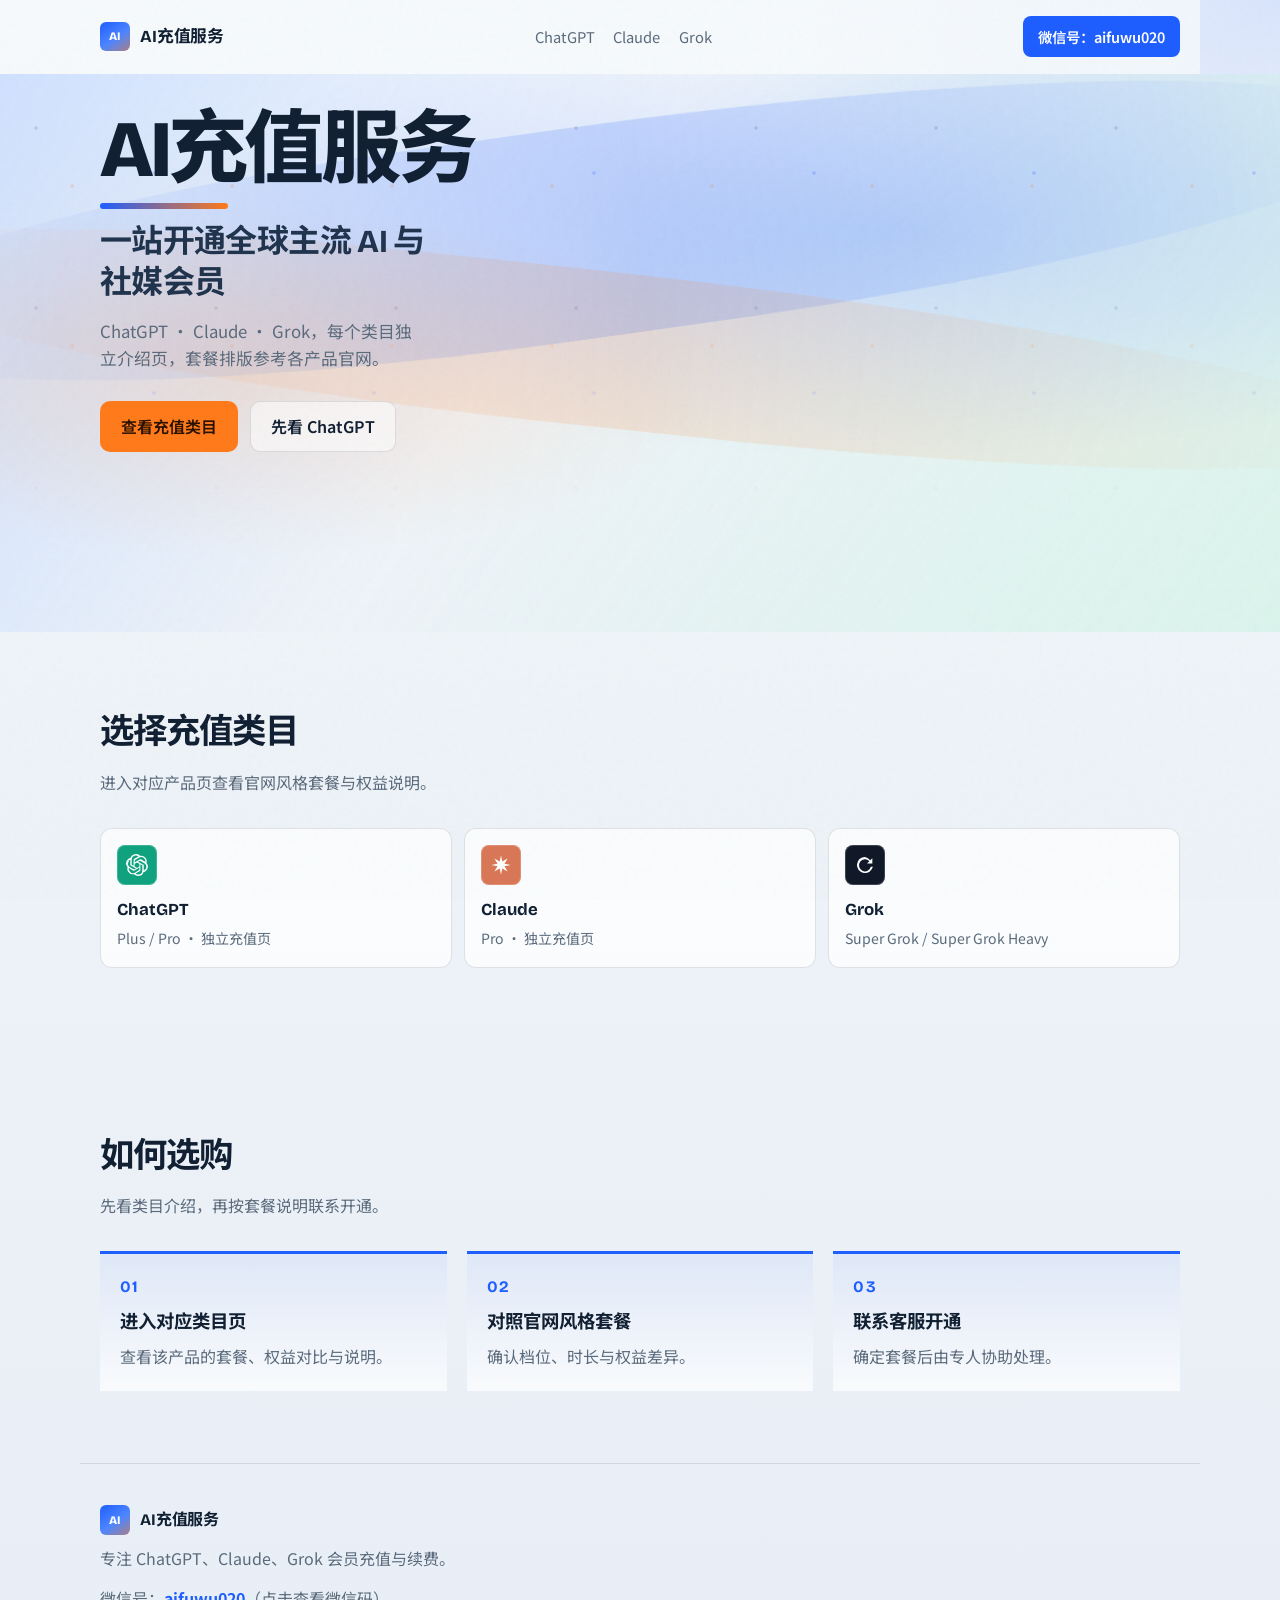
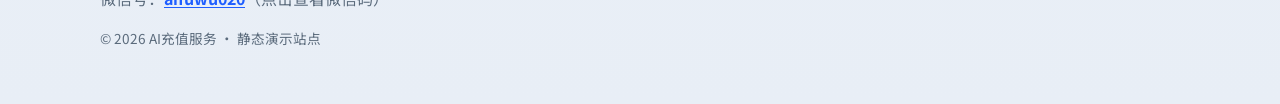
<file: index.html>
<!DOCTYPE html>
<html lang="zh-CN">
<head>
  <meta charset="UTF-8" />
  <meta name="viewport" content="width=device-width, initial-scale=1.0" />
  <meta name="description" content="AI充值服务 — ChatGPT、Claude、Grok 会员一站开通" />
  <title>AI充值服务</title>
  <link rel="preconnect" href="https://fonts.googleapis.com" />
  <link rel="preconnect" href="https://fonts.gstatic.com" crossorigin />
  <link href="https://fonts.googleapis.com/css2?family=Bricolage+Grotesque:opsz,wght@12..96,500;12..96,700;12..96,800&family=Noto+Sans+SC:wght@400;500;700&display=swap" rel="stylesheet" />
  <link rel="stylesheet" href="css/styles.css" />
</head>
<body>
  <div class="grain" aria-hidden="true"></div>

  <header class="site-header">
    <a class="logo" href="#top" aria-label="AI充值服务首页">
      <span class="logo-mark" aria-hidden="true"></span>
      <span class="logo-text">AI充值服务</span>
    </a>
    <nav class="nav" aria-label="充值类目">
      <a href="products/chatgpt.html">ChatGPT</a>
      <a href="products/claude.html">Claude</a>
      <a href="products/grok.html">Grok</a>
    </nav>
    <button type="button" class="header-cta" data-wechat>微信号：aifuwu020</button>
  </header>

  <main id="top">
    <section class="hero" aria-labelledby="hero-brand">
      <div class="hero-visual" aria-hidden="true">
        <div class="hero-wash"></div>
        <div class="hero-band hero-band-a"></div>
        <div class="hero-band hero-band-b"></div>
        <div class="hero-speck"></div>
      </div>
      <div class="hero-content">
        <p class="brand" id="hero-brand">AI充值服务</p>
        <h1>一站开通全球主流 AI 与社媒会员</h1>
        <p class="hero-lead">ChatGPT · Claude · Grok，每个类目独立介绍页，套餐排版参考各产品官网。</p>
        <div class="hero-actions">
          <a class="btn btn-primary" href="#products">查看充值类目</a>
          <a class="btn btn-ghost" href="products/chatgpt.html">先看 ChatGPT</a>
        </div>
      </div>
    </section>

    <section class="section products" id="products" aria-labelledby="products-title">
      <div class="section-head">
        <h2 id="products-title">选择充值类目</h2>
        <p>进入对应产品页查看官网风格套餐与权益说明。</p>
      </div>
      <div class="product-rail" role="list">
        <a class="product-item" role="listitem" href="products/chatgpt.html">
          <span class="product-icon chatgpt" aria-hidden="true"></span>
          <span class="product-name">ChatGPT</span>
          <span class="product-desc">Plus / Pro · 独立充值页</span>
        </a>
        <a class="product-item" role="listitem" href="products/claude.html">
          <span class="product-icon claude" aria-hidden="true"></span>
          <span class="product-name">Claude</span>
          <span class="product-desc">Pro · 独立充值页</span>
        </a>
        <a class="product-item" role="listitem" href="products/grok.html">
          <span class="product-icon grok" aria-hidden="true"></span>
          <span class="product-name">Grok</span>
          <span class="product-desc">Super Grok / Super Grok Heavy</span>
        </a>
      </div>
    </section>

    <section class="section flow" id="flow" aria-labelledby="flow-title">
      <div class="section-head">
        <h2 id="flow-title">如何选购</h2>
        <p>先看类目介绍，再按套餐说明联系开通。</p>
      </div>
      <ol class="flow-steps">
        <li>
          <span class="step-index">01</span>
          <h3>进入对应类目页</h3>
          <p>查看该产品的套餐、权益对比与说明。</p>
        </li>
        <li>
          <span class="step-index">02</span>
          <h3>对照官网风格套餐</h3>
          <p>确认档位、时长与权益差异。</p>
        </li>
        <li>
          <span class="step-index">03</span>
          <h3>联系客服开通</h3>
          <p>确定套餐后由专人协助处理。</p>
        </li>
      </ol>
    </section>
  </main>

  <footer class="site-footer">
    <div class="footer-brand">
      <span class="logo-mark" aria-hidden="true"></span>
      <span>AI充值服务</span>
    </div>
    <p>专注 ChatGPT、Claude、Grok 会员充值与续费。</p>
    <p class="footer-wechat">微信号：<button type="button" class="wechat-link" data-wechat>aifuwu020</button>（点击查看微信码）</p>
    <p class="footer-copy">© <span id="year"></span> AI充值服务 · 静态演示站点</p>
  </footer>

  <script src="js/main.js"></script>
</body>
</html>
</file>
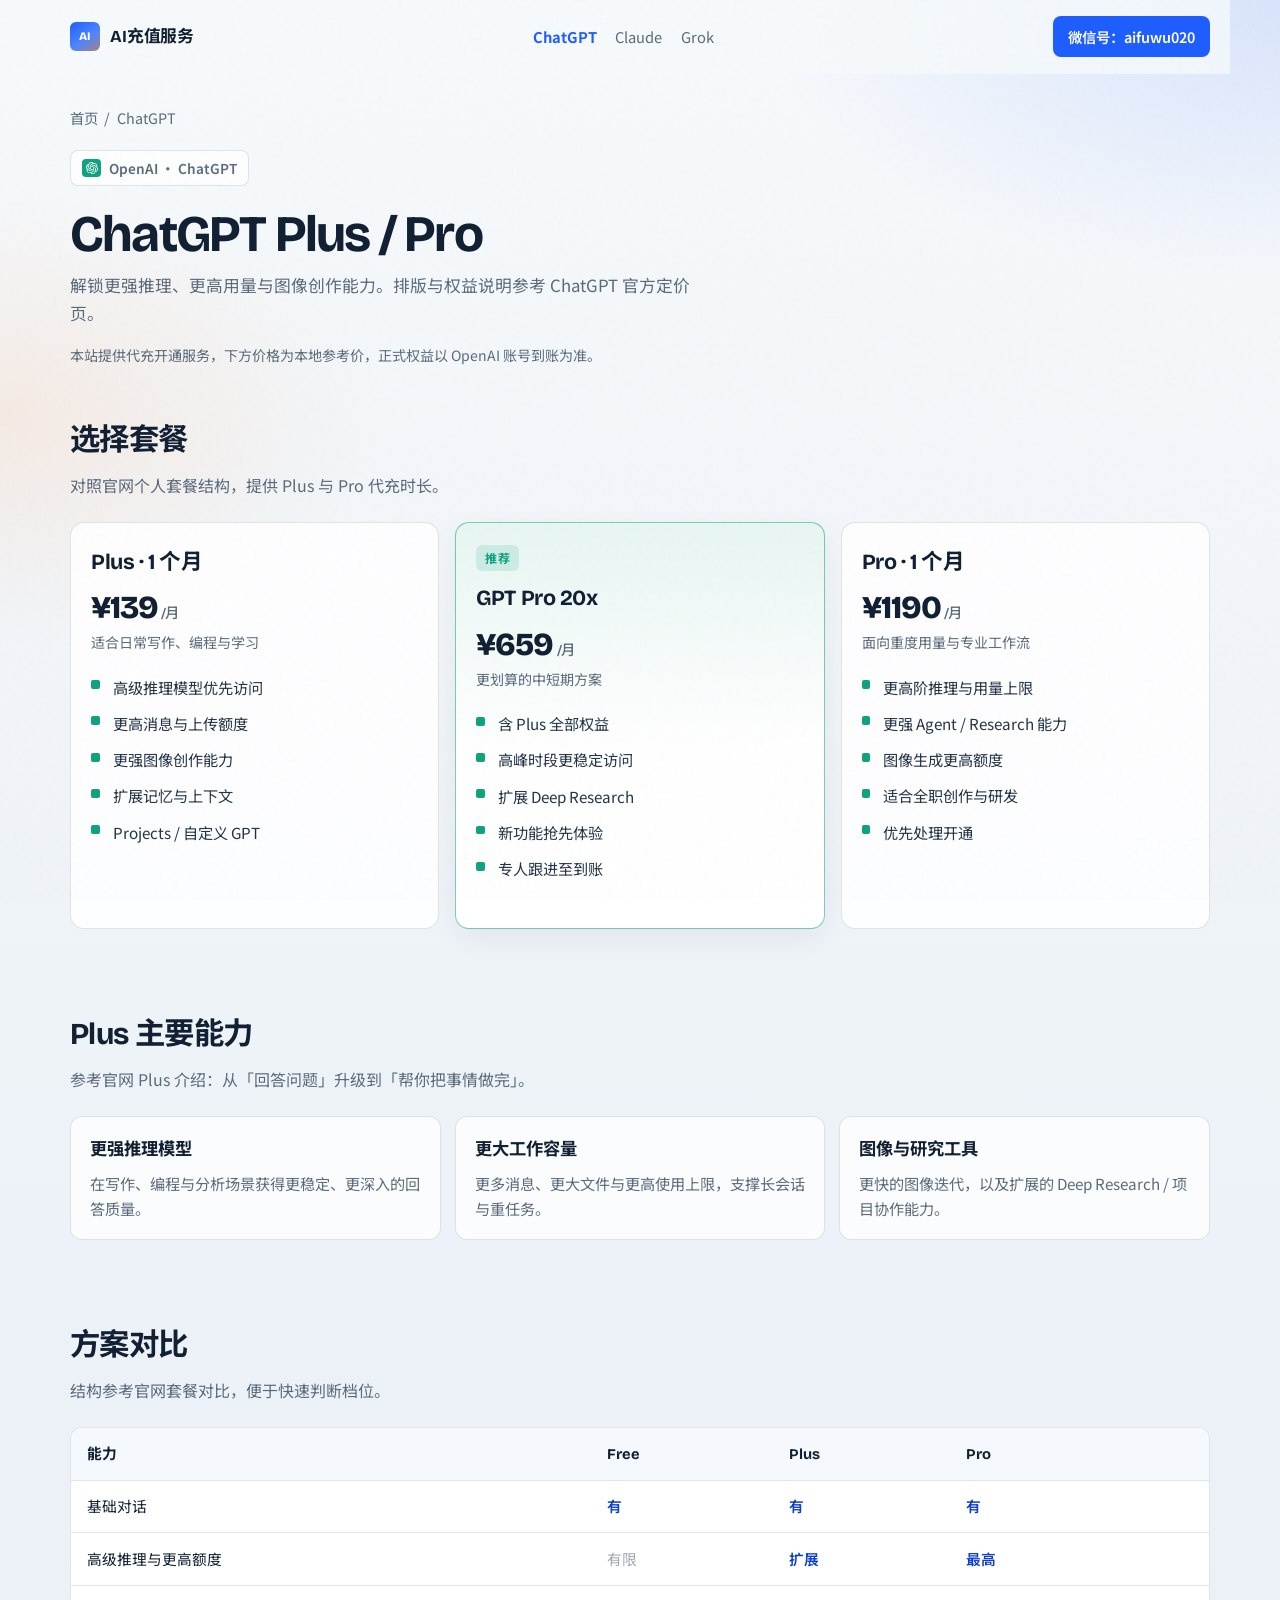
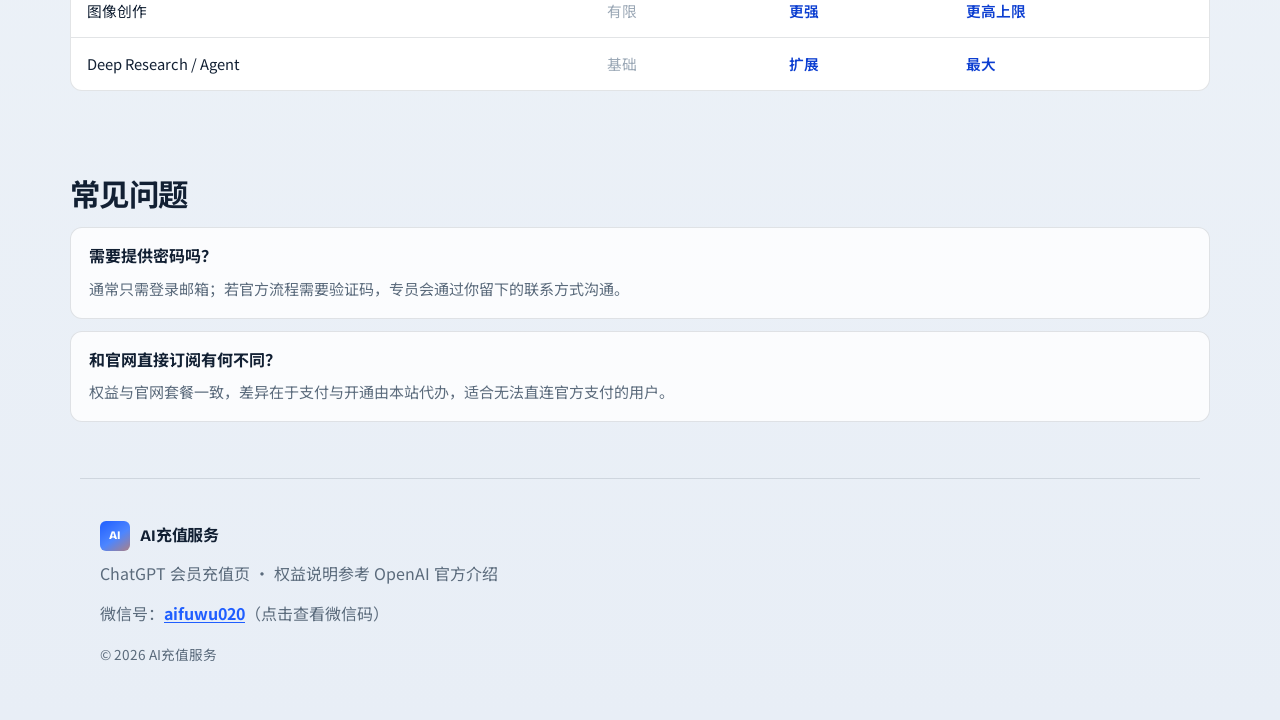
<file: products/chatgpt.html>
<!DOCTYPE html>
<html lang="zh-CN">
<head>
  <meta charset="UTF-8" />
  <meta name="viewport" content="width=device-width, initial-scale=1.0" />
  <meta name="description" content="ChatGPT Plus / Pro 会员充值 — AI充值服务" />
  <title>ChatGPT 会员充值 · AI充值服务</title>
  <link rel="preconnect" href="https://fonts.googleapis.com" />
  <link rel="preconnect" href="https://fonts.gstatic.com" crossorigin />
  <link href="https://fonts.googleapis.com/css2?family=Bricolage+Grotesque:opsz,wght@12..96,500;12..96,700;12..96,800&family=Noto+Sans+SC:wght@400;500;700&display=swap" rel="stylesheet" />
  <link rel="stylesheet" href="../css/styles.css" />
  <link rel="stylesheet" href="../css/product.css" />
</head>
<body class="page-product theme-chatgpt">
  <div class="grain" aria-hidden="true"></div>

  <header class="site-header">
    <a class="logo" href="../index.html" aria-label="AI充值服务首页">
      <span class="logo-mark" aria-hidden="true"></span>
      <span class="logo-text">AI充值服务</span>
    </a>
    <nav class="nav" aria-label="充值类目">
      <a href="chatgpt.html" class="is-active">ChatGPT</a>
      <a href="claude.html">Claude</a>
      <a href="grok.html">Grok</a>
    </nav>
    <button type="button" class="header-cta" data-wechat>微信号：aifuwu020</button>
  </header>

  <main>
    <section class="product-hero">
      <nav class="crumb" aria-label="面包屑">
        <a href="../index.html">首页</a>
        <span>/</span>
        <span>ChatGPT</span>
      </nav>
      <div class="product-hero-top">
        <span class="product-badge"><span class="dot" aria-hidden="true"></span>OpenAI · ChatGPT</span>
        <div>
          <h1>ChatGPT Plus / Pro</h1>
          <p class="lead">解锁更强推理、更高用量与图像创作能力。排版与权益说明参考 <a href="https://chatgpt.com/pricing/" target="_blank" rel="noopener noreferrer">ChatGPT 官方定价页</a>。</p>
          <p class="product-hero-note">本站提供代充开通服务，下方价格为本地参考价，正式权益以 OpenAI 账号到账为准。</p>
        </div>
      </div>
    </section>

    <section class="section-narrow" id="plans" aria-labelledby="plans-title">
      <h2 class="section-title" id="plans-title">选择套餐</h2>
      <p class="section-desc">对照官网个人套餐结构，提供 Plus 与 Pro 代充时长。</p>
      <div class="plan-grid">
        <article class="plan-card">
          <h3>Plus · 1 个月</h3>
          <p class="plan-price">¥139<small>/月</small></p>
          <p class="plan-sub">适合日常写作、编程与学习</p>
          <ul>
            <li>高级推理模型优先访问</li>
            <li>更高消息与上传额度</li>
            <li>更强图像创作能力</li>
            <li>扩展记忆与上下文</li>
            <li>Projects / 自定义 GPT</li>
          </ul>
        </article>
        <article class="plan-card is-featured">
          <span class="plan-card-tag">推荐</span>
          <h3>GPT Pro 20x</h3>
          <p class="plan-price">¥659<small>/月</small></p>
          <p class="plan-sub">更划算的中短期方案</p>
          <ul>
            <li>含 Plus 全部权益</li>
            <li>高峰时段更稳定访问</li>
            <li>扩展 Deep Research</li>
            <li>新功能抢先体验</li>
            <li>专人跟进至到账</li>
          </ul>
        </article>
        <article class="plan-card">
          <h3>Pro · 1 个月</h3>
          <p class="plan-price">¥1190<small>/月</small></p>
          <p class="plan-sub">面向重度用量与专业工作流</p>
          <ul>
            <li>更高阶推理与用量上限</li>
            <li>更强 Agent / Research 能力</li>
            <li>图像生成更高额度</li>
            <li>适合全职创作与研发</li>
            <li>优先处理开通</li>
          </ul>
        </article>
      </div>
    </section>

    <section class="section-narrow" aria-labelledby="feat-title">
      <h2 class="section-title" id="feat-title">Plus 主要能力</h2>
      <p class="section-desc">参考官网 Plus 介绍：从「回答问题」升级到「帮你把事情做完」。</p>
      <div class="feature-blocks">
        <article class="feature-block">
          <h3>更强推理模型</h3>
          <p>在写作、编程与分析场景获得更稳定、更深入的回答质量。</p>
        </article>
        <article class="feature-block">
          <h3>更大工作容量</h3>
          <p>更多消息、更大文件与更高使用上限，支撑长会话与重任务。</p>
        </article>
        <article class="feature-block">
          <h3>图像与研究工具</h3>
          <p>更快的图像迭代，以及扩展的 Deep Research / 项目协作能力。</p>
        </article>
      </div>
    </section>

    <section class="section-narrow" aria-labelledby="compare-title">
      <h2 class="section-title" id="compare-title">方案对比</h2>
      <p class="section-desc">结构参考官网套餐对比，便于快速判断档位。</p>
      <div class="compare-table-wrap">
        <table class="compare-table">
          <thead>
            <tr>
              <th>能力</th>
              <th>Free</th>
              <th>Plus</th>
              <th>Pro</th>
            </tr>
          </thead>
          <tbody>
            <tr>
              <td>基础对话</td>
              <td class="yes">有</td>
              <td class="yes">有</td>
              <td class="yes">有</td>
            </tr>
            <tr>
              <td>高级推理与更高额度</td>
              <td class="no">有限</td>
              <td class="yes">扩展</td>
              <td class="yes">最高</td>
            </tr>
            <tr>
              <td>图像创作</td>
              <td class="no">有限</td>
              <td class="yes">更强</td>
              <td class="yes">更高上限</td>
            </tr>
            <tr>
              <td>Deep Research / Agent</td>
              <td class="no">基础</td>
              <td class="yes">扩展</td>
              <td class="yes">最大</td>
            </tr>
          </tbody>
        </table>
      </div>
    </section>

    <section class="section-narrow" aria-labelledby="faq-title">
      <h2 class="section-title" id="faq-title">常见问题</h2>
      <div class="faq-list">
        <article class="faq-item">
          <h3>需要提供密码吗？</h3>
          <p>通常只需登录邮箱；若官方流程需要验证码，专员会通过你留下的联系方式沟通。</p>
        </article>
        <article class="faq-item">
          <h3>和官网直接订阅有何不同？</h3>
          <p>权益与官网套餐一致，差异在于支付与开通由本站代办，适合无法直连官方支付的用户。</p>
        </article>
      </div>
    </section>
  </main>

  <footer class="site-footer">
    <div class="footer-brand">
      <span class="logo-mark" aria-hidden="true"></span>
      <span>AI充值服务</span>
    </div>
    <p>ChatGPT 会员充值页 · 权益说明参考 OpenAI 官方介绍</p>
    <p class="footer-wechat">微信号：<button type="button" class="wechat-link" data-wechat>aifuwu020</button>（点击查看微信码）</p>
    <p class="footer-copy">© <span id="year"></span> AI充值服务</p>
  </footer>

  <script src="../js/main.js"></script>
</body>
</html>
</file>
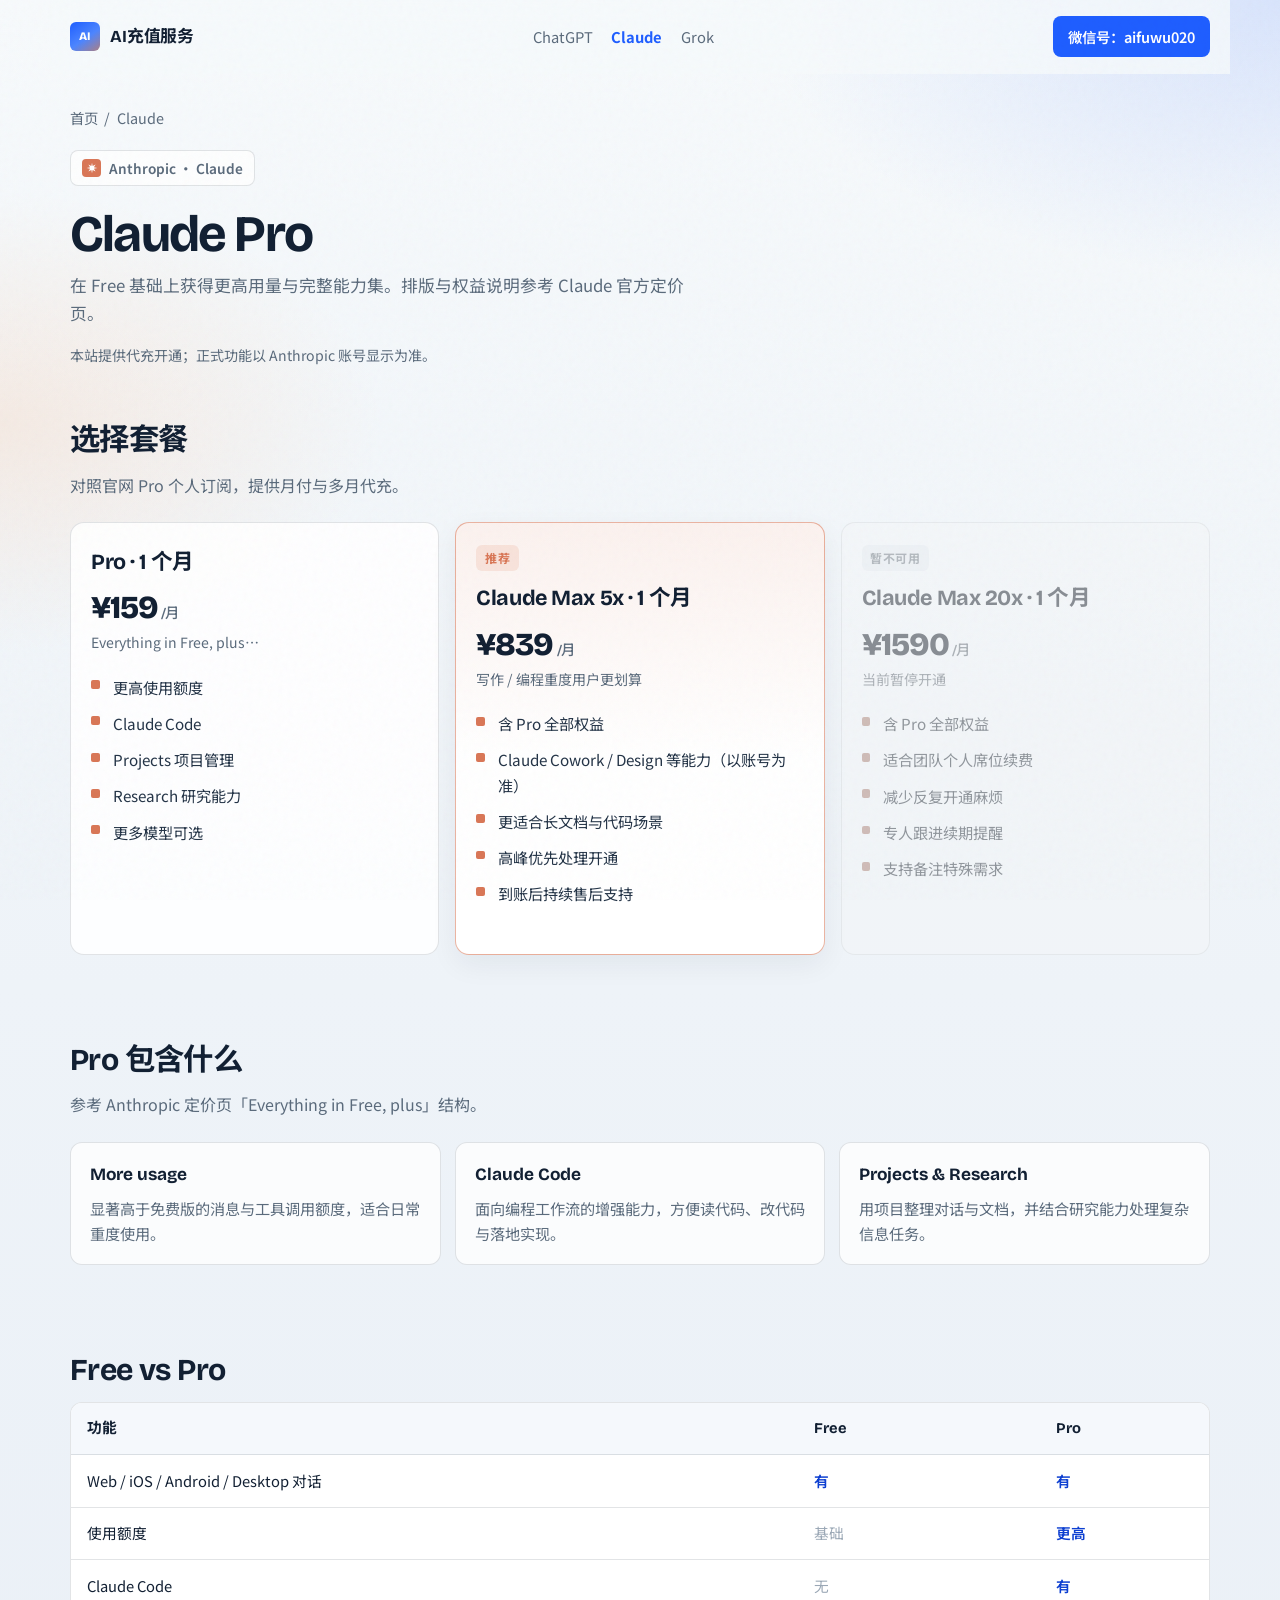
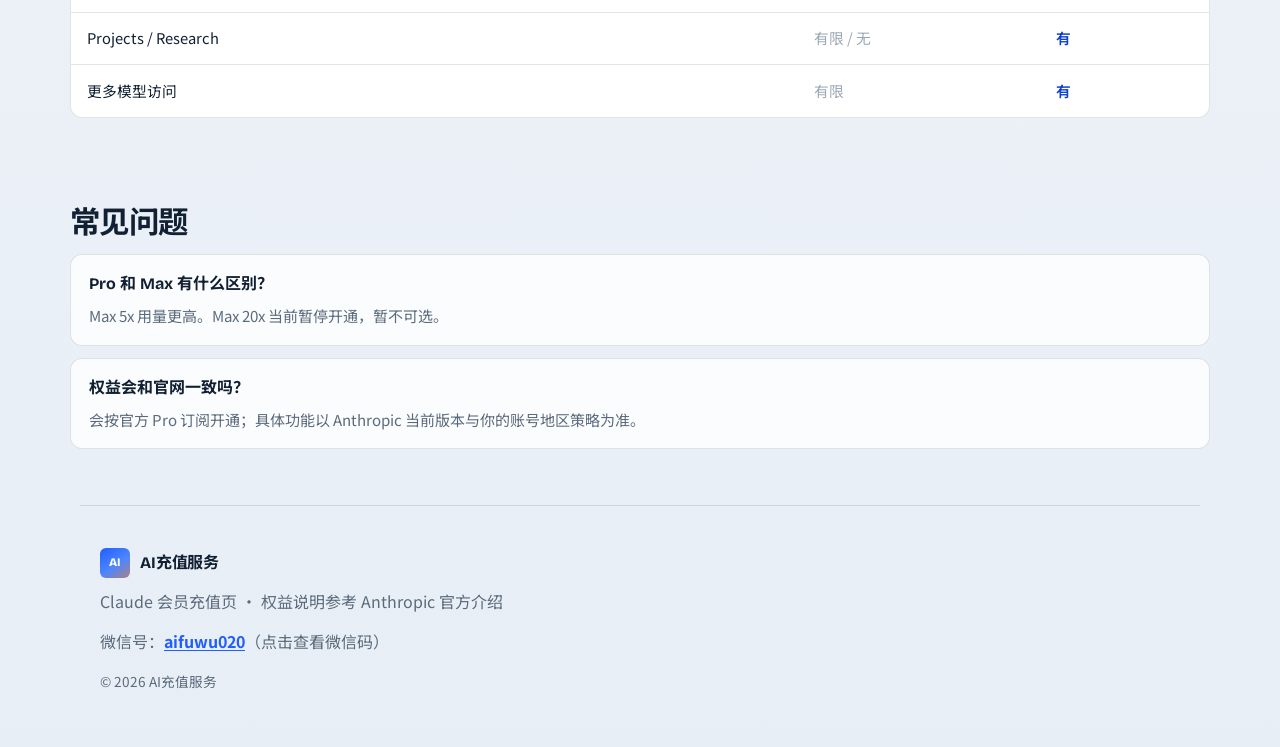
<file: products/claude.html>
<!DOCTYPE html>
<html lang="zh-CN">
<head>
  <meta charset="UTF-8" />
  <meta name="viewport" content="width=device-width, initial-scale=1.0" />
  <meta name="description" content="Claude Pro 会员充值 — AI充值服务" />
  <title>Claude 会员充值 · AI充值服务</title>
  <link rel="preconnect" href="https://fonts.googleapis.com" />
  <link rel="preconnect" href="https://fonts.gstatic.com" crossorigin />
  <link href="https://fonts.googleapis.com/css2?family=Bricolage+Grotesque:opsz,wght@12..96,500;12..96,700;12..96,800&family=Noto+Sans+SC:wght@400;500;700&display=swap" rel="stylesheet" />
  <link rel="stylesheet" href="../css/styles.css" />
  <link rel="stylesheet" href="../css/product.css" />
</head>
<body class="page-product theme-claude">
  <div class="grain" aria-hidden="true"></div>

  <header class="site-header">
    <a class="logo" href="../index.html" aria-label="AI充值服务首页">
      <span class="logo-mark" aria-hidden="true"></span>
      <span class="logo-text">AI充值服务</span>
    </a>
    <nav class="nav" aria-label="充值类目">
      <a href="chatgpt.html">ChatGPT</a>
      <a href="claude.html" class="is-active">Claude</a>
      <a href="grok.html">Grok</a>
    </nav>
    <button type="button" class="header-cta" data-wechat>微信号：aifuwu020</button>
  </header>

  <main>
    <section class="product-hero">
      <nav class="crumb" aria-label="面包屑">
        <a href="../index.html">首页</a>
        <span>/</span>
        <span>Claude</span>
      </nav>
      <div class="product-hero-top">
        <span class="product-badge"><span class="dot" aria-hidden="true"></span>Anthropic · Claude</span>
        <div>
          <h1>Claude Pro</h1>
          <p class="lead">在 Free 基础上获得更高用量与完整能力集。排版与权益说明参考 <a href="https://claude.com/pricing/" target="_blank" rel="noopener noreferrer">Claude 官方定价页</a>。</p>
          <p class="product-hero-note">本站提供代充开通；正式功能以 Anthropic 账号显示为准。</p>
        </div>
      </div>
    </section>

    <section class="section-narrow" id="plans" aria-labelledby="plans-title">
      <h2 class="section-title" id="plans-title">选择套餐</h2>
      <p class="section-desc">对照官网 Pro 个人订阅，提供月付与多月代充。</p>
      <div class="plan-grid">
        <article class="plan-card">
          <h3>Pro · 1 个月</h3>
          <p class="plan-price">¥159<small>/月</small></p>
          <p class="plan-sub">Everything in Free, plus…</p>
          <ul>
            <li>更高使用额度</li>
            <li>Claude Code</li>
            <li>Projects 项目管理</li>
            <li>Research 研究能力</li>
            <li>更多模型可选</li>
          </ul>
        </article>
        <article class="plan-card is-featured">
          <span class="plan-card-tag">推荐</span>
          <h3>Claude Max 5x · 1 个月</h3>
          <p class="plan-price">¥839<small>/月</small></p>
          <p class="plan-sub">写作 / 编程重度用户更划算</p>
          <ul>
            <li>含 Pro 全部权益</li>
            <li>Claude Cowork / Design 等能力（以账号为准）</li>
            <li>更适合长文档与代码场景</li>
            <li>高峰优先处理开通</li>
            <li>到账后持续售后支持</li>
          </ul>
        </article>
        <article class="plan-card is-disabled" aria-disabled="true">
          <span class="plan-card-tag">暂不可用</span>
          <h3>Claude Max 20x · 1 个月</h3>
          <p class="plan-price">¥1590<small>/月</small></p>
          <p class="plan-sub">当前暂停开通</p>
          <ul>
            <li>含 Pro 全部权益</li>
            <li>适合团队个人席位续费</li>
            <li>减少反复开通麻烦</li>
            <li>专人跟进续期提醒</li>
            <li>支持备注特殊需求</li>
          </ul>
        </article>
      </div>
    </section>

    <section class="section-narrow" aria-labelledby="feat-title">
      <h2 class="section-title" id="feat-title">Pro 包含什么</h2>
      <p class="section-desc">参考 Anthropic 定价页「Everything in Free, plus」结构。</p>
      <div class="feature-blocks">
        <article class="feature-block">
          <h3>More usage</h3>
          <p>显著高于免费版的消息与工具调用额度，适合日常重度使用。</p>
        </article>
        <article class="feature-block">
          <h3>Claude Code</h3>
          <p>面向编程工作流的增强能力，方便读代码、改代码与落地实现。</p>
        </article>
        <article class="feature-block">
          <h3>Projects & Research</h3>
          <p>用项目整理对话与文档，并结合研究能力处理复杂信息任务。</p>
        </article>
      </div>
    </section>

    <section class="section-narrow" aria-labelledby="compare-title">
      <h2 class="section-title" id="compare-title">Free vs Pro</h2>
      <div class="compare-table-wrap">
        <table class="compare-table">
          <thead>
            <tr>
              <th>功能</th>
              <th>Free</th>
              <th>Pro</th>
            </tr>
          </thead>
          <tbody>
            <tr>
              <td>Web / iOS / Android / Desktop 对话</td>
              <td class="yes">有</td>
              <td class="yes">有</td>
            </tr>
            <tr>
              <td>使用额度</td>
              <td class="no">基础</td>
              <td class="yes">更高</td>
            </tr>
            <tr>
              <td>Claude Code</td>
              <td class="no">无</td>
              <td class="yes">有</td>
            </tr>
            <tr>
              <td>Projects / Research</td>
              <td class="no">有限 / 无</td>
              <td class="yes">有</td>
            </tr>
            <tr>
              <td>更多模型访问</td>
              <td class="no">有限</td>
              <td class="yes">有</td>
            </tr>
          </tbody>
        </table>
      </div>
    </section>

    <section class="section-narrow" aria-labelledby="faq-title">
      <h2 class="section-title" id="faq-title">常见问题</h2>
      <div class="faq-list">
        <article class="faq-item">
          <h3>Pro 和 Max 有什么区别？</h3>
          <p>Max 5x 用量更高。Max 20x 当前暂停开通，暂不可选。</p>
        </article>
        <article class="faq-item">
          <h3>权益会和官网一致吗？</h3>
          <p>会按官方 Pro 订阅开通；具体功能以 Anthropic 当前版本与你的账号地区策略为准。</p>
        </article>
      </div>
    </section>
  </main>

  <footer class="site-footer">
    <div class="footer-brand">
      <span class="logo-mark" aria-hidden="true"></span>
      <span>AI充值服务</span>
    </div>
    <p>Claude 会员充值页 · 权益说明参考 Anthropic 官方介绍</p>
    <p class="footer-wechat">微信号：<button type="button" class="wechat-link" data-wechat>aifuwu020</button>（点击查看微信码）</p>
    <p class="footer-copy">© <span id="year"></span> AI充值服务</p>
  </footer>

  <script src="../js/main.js"></script>
</body>
</html>
</file>
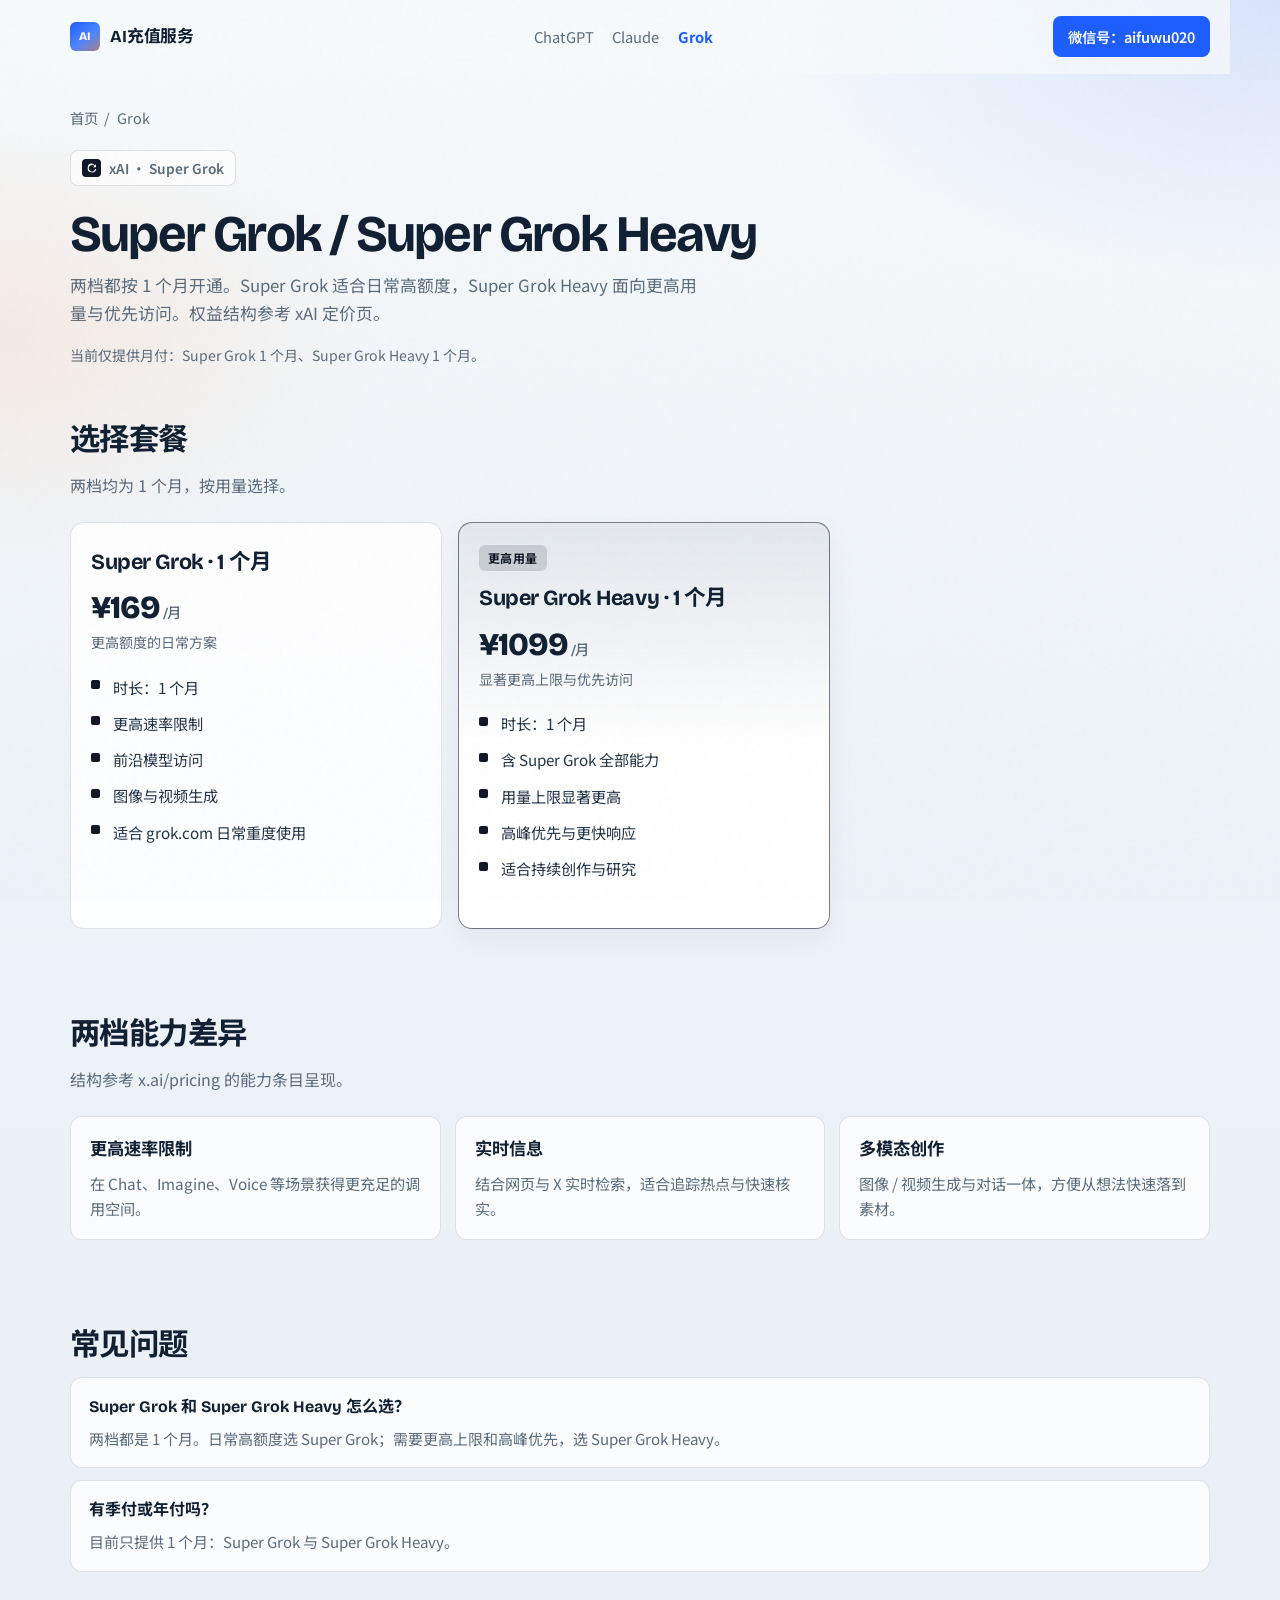
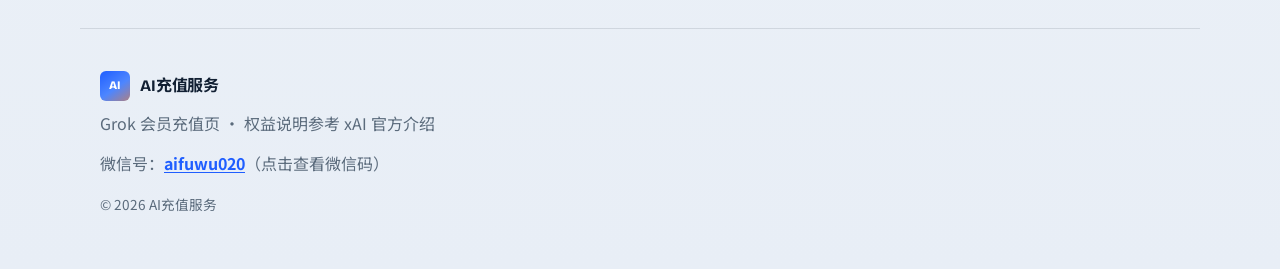
<file: products/grok.html>
<!DOCTYPE html>
<html lang="zh-CN">
<head>
  <meta charset="UTF-8" />
  <meta name="viewport" content="width=device-width, initial-scale=1.0" />
  <meta name="description" content="Super Grok / Super Grok Heavy 会员充值 — AI充值服务" />
  <title>Super Grok 充值 · AI充值服务</title>
  <link rel="preconnect" href="https://fonts.googleapis.com" />
  <link rel="preconnect" href="https://fonts.gstatic.com" crossorigin />
  <link href="https://fonts.googleapis.com/css2?family=Bricolage+Grotesque:opsz,wght@12..96,500;12..96,700;12..96,800&family=Noto+Sans+SC:wght@400;500;700&display=swap" rel="stylesheet" />
  <link rel="stylesheet" href="../css/styles.css" />
  <link rel="stylesheet" href="../css/product.css" />
</head>
<body class="page-product theme-grok">
  <div class="grain" aria-hidden="true"></div>

  <header class="site-header">
    <a class="logo" href="../index.html" aria-label="AI充值服务首页">
      <span class="logo-mark" aria-hidden="true"></span>
      <span class="logo-text">AI充值服务</span>
    </a>
    <nav class="nav" aria-label="充值类目">
      <a href="chatgpt.html">ChatGPT</a>
      <a href="claude.html">Claude</a>
      <a href="grok.html" class="is-active">Grok</a>
    </nav>
    <button type="button" class="header-cta" data-wechat>微信号：aifuwu020</button>
  </header>

  <main>
    <section class="product-hero">
      <nav class="crumb" aria-label="面包屑">
        <a href="../index.html">首页</a>
        <span>/</span>
        <span>Grok</span>
      </nav>
      <div class="product-hero-top">
        <span class="product-badge"><span class="dot" aria-hidden="true"></span>xAI · Super Grok</span>
        <div>
          <h1>Super Grok / Super Grok Heavy</h1>
          <p class="lead">两档都按 1 个月开通。Super Grok 适合日常高额度，Super Grok Heavy 面向更高用量与优先访问。权益结构参考 <a href="https://x.ai/pricing" target="_blank" rel="noopener noreferrer">xAI 定价页</a>。</p>
          <p class="product-hero-note">当前仅提供月付：Super Grok 1 个月、Super Grok Heavy 1 个月。</p>
        </div>
      </div>
    </section>

    <section class="section-narrow" id="plans" aria-labelledby="plans-title">
      <h2 class="section-title" id="plans-title">选择套餐</h2>
      <p class="section-desc">两档均为 1 个月，按用量选择。</p>
      <div class="plan-grid cols-2">
        <article class="plan-card">
          <h3>Super Grok · 1 个月</h3>
          <p class="plan-price">¥169<small>/月</small></p>
          <p class="plan-sub">更高额度的日常方案</p>
          <ul>
            <li>时长：1 个月</li>
            <li>更高速率限制</li>
            <li>前沿模型访问</li>
            <li>图像与视频生成</li>
            <li>适合 grok.com 日常重度使用</li>
          </ul>
        </article>
        <article class="plan-card is-featured">
          <span class="plan-card-tag">更高用量</span>
          <h3>Super Grok Heavy · 1 个月</h3>
          <p class="plan-price">¥1099<small>/月</small></p>
          <p class="plan-sub">显著更高上限与优先访问</p>
          <ul>
            <li>时长：1 个月</li>
            <li>含 Super Grok 全部能力</li>
            <li>用量上限显著更高</li>
            <li>高峰优先与更快响应</li>
            <li>适合持续创作与研究</li>
          </ul>
        </article>
      </div>
    </section>

    <section class="section-narrow" aria-labelledby="feat-title">
      <h2 class="section-title" id="feat-title">两档能力差异</h2>
      <p class="section-desc">结构参考 x.ai/pricing 的能力条目呈现。</p>
      <div class="feature-blocks">
        <article class="feature-block">
          <h3>更高速率限制</h3>
          <p>在 Chat、Imagine、Voice 等场景获得更充足的调用空间。</p>
        </article>
        <article class="feature-block">
          <h3>实时信息</h3>
          <p>结合网页与 X 实时检索，适合追踪热点与快速核实。</p>
        </article>
        <article class="feature-block">
          <h3>多模态创作</h3>
          <p>图像 / 视频生成与对话一体，方便从想法快速落到素材。</p>
        </article>
      </div>
    </section>

    <section class="section-narrow" aria-labelledby="faq-title">
      <h2 class="section-title" id="faq-title">常见问题</h2>
      <div class="faq-list">
        <article class="faq-item">
          <h3>Super Grok 和 Super Grok Heavy 怎么选？</h3>
          <p>两档都是 1 个月。日常高额度选 Super Grok；需要更高上限和高峰优先，选 Super Grok Heavy。</p>
        </article>
        <article class="faq-item">
          <h3>有季付或年付吗？</h3>
          <p>目前只提供 1 个月：Super Grok 与 Super Grok Heavy。</p>
        </article>
      </div>
    </section>
  </main>

  <footer class="site-footer">
    <div class="footer-brand">
      <span class="logo-mark" aria-hidden="true"></span>
      <span>AI充值服务</span>
    </div>
    <p>Grok 会员充值页 · 权益说明参考 xAI 官方介绍</p>
    <p class="footer-wechat">微信号：<button type="button" class="wechat-link" data-wechat>aifuwu020</button>（点击查看微信码）</p>
    <p class="footer-copy">© <span id="year"></span> AI充值服务</p>
  </footer>

  <script src="../js/main.js"></script>
</body>
</html>
</file>
<file: css/styles.css>
:root {
  --bg: #eef3f8;
  --bg-elevated: #ffffff;
  --ink: #122033;
  --muted: #5b6b7c;
  --line: rgba(18, 32, 51, 0.12);
  --cobalt: #1f5eff;
  --cobalt-deep: #0d3fd1;
  --mango: #ff7a1a;
  --mango-ink: #2a1200;
  --sky: #c9ddff;
  --mint: #d7f4ea;
  --danger: #d64545;
  --radius: 12px;
  --font-display: "Bricolage Grotesque", "Noto Sans SC", sans-serif;
  --font-body: "Noto Sans SC", "Bricolage Grotesque", sans-serif;
  --max: 1120px;
}

*,
*::before,
*::after {
  box-sizing: border-box;
}

html {
  scroll-behavior: smooth;
}

body {
  margin: 0;
  min-height: 100vh;
  color: var(--ink);
  font-family: var(--font-body);
  background:
    radial-gradient(900px 480px at 100% 0%, rgba(31, 94, 255, 0.14), transparent 58%),
    radial-gradient(700px 420px at 0% 18%, rgba(255, 122, 26, 0.1), transparent 55%),
    linear-gradient(180deg, #f7fafc 0%, var(--bg) 42%, #e8eef6 100%);
  line-height: 1.65;
}

img {
  max-width: 100%;
  display: block;
}

a {
  color: inherit;
  text-decoration: none;
}

button,
input,
select,
textarea {
  font: inherit;
  color: inherit;
}

.grain {
  pointer-events: none;
  position: fixed;
  inset: 0;
  z-index: 50;
  opacity: 0.035;
  mix-blend-mode: multiply;
  background-image: url("data:image/svg+xml,%3Csvg viewBox='0 0 200 200' xmlns='http://www.w3.org/2000/svg'%3E%3Cfilter id='n'%3E%3CfeTurbulence type='fractalNoise' baseFrequency='0.9' numOctaves='3' stitchTiles='stitch'/%3E%3C/filter%3E%3Crect width='100%25' height='100%25' filter='url(%23n)'/%3E%3C/svg%3E");
}

.site-header {
  position: sticky;
  top: 0;
  z-index: 40;
  display: flex;
  align-items: center;
  justify-content: space-between;
  gap: 1rem;
  max-width: var(--max);
  margin: 0 auto;
  padding: 1rem 1.25rem;
  backdrop-filter: blur(12px);
  background: rgba(247, 250, 252, 0.78);
  border-bottom: 1px solid transparent;
}

.site-header.is-scrolled {
  border-bottom-color: var(--line);
}

.logo,
.footer-brand {
  display: inline-flex;
  align-items: center;
  gap: 0.65rem;
  font-family: var(--font-display);
  font-weight: 700;
  letter-spacing: -0.01em;
}

.logo-mark {
  display: inline-grid;
  place-items: center;
  width: 1.85rem;
  height: 1.85rem;
  border-radius: 6px;
  background: linear-gradient(145deg, var(--cobalt) 0%, #4d86ff 55%, var(--mango) 140%);
  color: #fff;
  font-family: var(--font-display);
  font-size: 0.72rem;
  font-weight: 800;
  letter-spacing: -0.05em;
  line-height: 1;
}

.logo-mark::before {
  content: "AI";
}

.logo-text {
  font-size: 1.05rem;
}

.nav {
  display: none;
  flex-wrap: wrap;
  justify-content: center;
  gap: 0.85rem 1.15rem;
  color: var(--muted);
  font-size: 0.92rem;
}

.nav a:hover,
.nav a.is-active {
  color: var(--cobalt);
}

.nav a.is-active {
  font-weight: 700;
}

.header-cta,
button.header-cta {
  display: inline-flex;
  align-items: center;
  padding: 0.55rem 0.95rem;
  border: 0;
  border-radius: 8px;
  background: var(--cobalt);
  color: #fff;
  font-weight: 600;
  font-size: 0.9rem;
  cursor: pointer;
  transition: transform 0.2s ease, background 0.2s ease;
}

.header-cta:hover {
  background: var(--cobalt-deep);
  transform: translateY(-1px);
}

.footer-wechat {
  margin: 0.85rem 0 0 !important;
}

.wechat-link {
  display: inline;
  padding: 0;
  border: 0;
  background: none;
  color: var(--cobalt);
  font: inherit;
  font-weight: 700;
  cursor: pointer;
  text-decoration: underline;
  text-underline-offset: 2px;
}

.wechat-link:hover {
  color: var(--cobalt-deep);
}

body.wechat-modal-open {
  overflow: hidden;
}

.wechat-modal[hidden] {
  display: none !important;
}

.wechat-modal {
  position: fixed;
  inset: 0;
  z-index: 100;
  display: grid;
  place-items: center;
  padding: 1.25rem;
}

.wechat-modal-backdrop {
  position: absolute;
  inset: 0;
  background: rgba(18, 32, 51, 0.55);
}

.wechat-modal-dialog {
  position: relative;
  z-index: 1;
  width: min(100%, 360px);
  padding: 1.5rem 1.25rem 1.35rem;
  border-radius: 16px;
  background: #fff;
  text-align: center;
  box-shadow: 0 20px 50px rgba(18, 32, 51, 0.22);
}

.wechat-modal-close {
  position: absolute;
  top: 0.45rem;
  right: 0.55rem;
  width: 2rem;
  height: 2rem;
  border: 0;
  border-radius: 8px;
  background: transparent;
  color: var(--muted);
  font-size: 1.4rem;
  line-height: 1;
  cursor: pointer;
}

.wechat-modal-close:hover {
  color: var(--ink);
  background: #f1f5f9;
}

.wechat-modal-title {
  margin: 0 0 0.35rem;
  font-family: var(--font-display);
  font-size: 1.15rem;
  font-weight: 700;
}

.wechat-modal-id {
  margin: 0 0 1rem;
  color: var(--muted);
  font-size: 0.95rem;
}

.wechat-modal-qr {
  width: min(100%, 260px);
  height: auto;
  margin: 0 auto;
  border-radius: 12px;
  border: 1px solid var(--line);
  background: #fff;
}

.wechat-modal-tip {
  margin: 0.9rem 0 0;
  color: var(--muted);
  font-size: 0.88rem;
}

.hero {
  position: relative;
  min-height: min(62vh, 560px);
  display: grid;
  align-items: start;
  overflow: hidden;
  isolation: isolate;
}

.hero-visual {
  position: absolute;
  inset: 0;
  z-index: -1;
  background:
    linear-gradient(180deg, rgba(247, 250, 252, 0.2) 0%, rgba(238, 243, 248, 0.55) 48%, rgba(238, 243, 248, 0.96) 100%);
}

.hero-wash {
  position: absolute;
  inset: 0;
  background:
    radial-gradient(ellipse 85% 60% at 70% 28%, rgba(31, 94, 255, 0.22), transparent 68%),
    radial-gradient(ellipse 55% 45% at 18% 55%, rgba(255, 122, 26, 0.16), transparent 70%),
    linear-gradient(125deg, var(--sky) 0%, transparent 42%, var(--mint) 100%);
  opacity: 0.85;
}

.hero-band {
  position: absolute;
  left: -10%;
  right: -10%;
  height: 38%;
  transform: rotate(-8deg);
  border-radius: 40% 60% 50% 50%;
  filter: blur(0.5px);
}

.hero-band-a {
  top: 8%;
  background: linear-gradient(90deg, transparent, rgba(31, 94, 255, 0.18), transparent);
  animation: band-drift 12s ease-in-out infinite;
}

.hero-band-b {
  top: 36%;
  height: 28%;
  transform: rotate(6deg);
  background: linear-gradient(90deg, transparent, rgba(255, 122, 26, 0.14), transparent);
  animation: band-drift 15s ease-in-out infinite reverse;
}

.hero-speck {
  position: absolute;
  inset: 0;
  background-image: radial-gradient(circle at 20% 30%, rgba(18, 32, 51, 0.12) 0 1.5px, transparent 2px),
    radial-gradient(circle at 70% 45%, rgba(31, 94, 255, 0.2) 0 1.5px, transparent 2px),
    radial-gradient(circle at 45% 70%, rgba(255, 122, 26, 0.18) 0 1.5px, transparent 2px);
  background-size: 180px 180px, 220px 220px, 160px 160px;
  animation: speck-shift 20s linear infinite;
  mask-image: linear-gradient(180deg, #000 30%, transparent 85%);
}

.hero-content {
  width: min(100%, var(--max));
  margin: 0 auto;
  padding: 2.25rem 1.25rem 3.25rem;
  animation: rise 0.85s ease both;
}

.brand {
  margin: 0 0 0.75rem;
  font-family: var(--font-display);
  font-size: clamp(2.7rem, 8.5vw, 5rem);
  font-weight: 800;
  letter-spacing: -0.04em;
  line-height: 1.02;
  color: var(--ink);
}

.brand::after {
  content: "";
  display: block;
  width: min(8rem, 40%);
  height: 0.35rem;
  margin-top: 0.7rem;
  border-radius: 999px;
  background: linear-gradient(90deg, var(--cobalt), var(--mango));
  animation: underline-in 0.9s 0.15s ease both;
}

.hero h1 {
  margin: 0 0 0.85rem;
  max-width: 16ch;
  font-family: var(--font-display);
  font-size: clamp(1.35rem, 3.2vw, 2rem);
  font-weight: 700;
  line-height: 1.3;
  letter-spacing: -0.02em;
  color: #20344d;
}

.hero-lead {
  margin: 0 0 1.75rem;
  max-width: 36ch;
  color: var(--muted);
  font-size: 1.05rem;
}

.hero-actions {
  display: flex;
  flex-wrap: wrap;
  gap: 0.75rem;
}

.btn {
  display: inline-flex;
  align-items: center;
  justify-content: center;
  min-height: 2.85rem;
  padding: 0.7rem 1.25rem;
  border: 1px solid transparent;
  border-radius: 10px;
  font-weight: 600;
  cursor: pointer;
  transition: transform 0.2s ease, background 0.2s ease, border-color 0.2s ease;
}

.btn:hover {
  transform: translateY(-1px);
}

.btn-primary {
  background: var(--mango);
  color: var(--mango-ink);
}

.btn-primary:hover {
  background: #ff8d38;
}

.btn-ghost {
  border-color: var(--line);
  background: rgba(255, 255, 255, 0.55);
  color: var(--ink);
}

.btn-ghost:hover {
  border-color: rgba(31, 94, 255, 0.45);
  color: var(--cobalt);
}

.section {
  width: min(100%, var(--max));
  margin: 0 auto;
  padding: 4.5rem 1.25rem;
}

.section-head {
  margin-bottom: 2rem;
  max-width: 36rem;
}

.section-head h2 {
  margin: 0 0 0.5rem;
  font-family: var(--font-display);
  font-size: clamp(1.6rem, 3vw, 2.15rem);
  letter-spacing: -0.03em;
}

.section-head p {
  margin: 0;
  color: var(--muted);
}

.product-rail {
  display: grid;
  grid-template-columns: repeat(2, minmax(0, 1fr));
  gap: 0.75rem;
  margin-bottom: 1rem;
}

.product-item {
  display: grid;
  gap: 0.25rem;
  padding: 1rem;
  text-align: left;
  border: 1px solid var(--line);
  border-radius: var(--radius);
  background: rgba(255, 255, 255, 0.72);
  cursor: pointer;
  color: inherit;
  transition: border-color 0.2s ease, background 0.2s ease, transform 0.2s ease;
}

a.product-item {
  text-decoration: none;
}

.product-item:hover {
  border-color: rgba(31, 94, 255, 0.35);
  transform: translateY(-2px);
}

.product-item.is-active {
  border-color: rgba(31, 94, 255, 0.65);
  background: linear-gradient(160deg, rgba(31, 94, 255, 0.08), #fff 70%);
}

.product-icon {
  width: 2.5rem;
  height: 2.5rem;
  margin-bottom: 0.45rem;
  border-radius: 8px;
  background-color: var(--muted);
  background-repeat: no-repeat;
  background-position: center;
  background-size: 1.35rem 1.35rem;
  box-shadow: inset 0 0 0 1px rgba(255, 255, 255, 0.18);
}

.product-icon.chatgpt {
  background-color: #10a37f;
  background-image: url("data:image/svg+xml,%3Csvg xmlns='http://www.w3.org/2000/svg' viewBox='0 0 24 24'%3E%3Cpath fill='%23fff' d='M22.28 9.82a6 6 0 0 0-.52-4.91 6.05 6.05 0 0 0-6.51-2.9A6.07 6.07 0 0 0 4.98 4.18a6 6 0 0 0-4 2.9 6.05 6.05 0 0 0 .74 7.1 6 6 0 0 0 .51 4.91 6.05 6.05 0 0 0 6.51 2.9A6 6 0 0 0 13.26 24a6.06 6.06 0 0 0 5.77-4.21 6 6 0 0 0 4-2.9 6.06 6.06 0 0 0-.75-7.07zM13.26 22.4a4.48 4.48 0 0 1-2.88-1.04l.14-.08 4.78-2.76a.79.79 0 0 0 .39-.66v-6.74l2.02 1.17a.07.07 0 0 1 .04.05v5.58a4.5 4.5 0 0 1-4.49 4.48zM3.6 18.3a4.47 4.47 0 0 1-.53-3.01l.14.09 4.78 2.76a.77.77 0 0 0 .78 0l5.84-3.37v2.33a.07.07 0 0 1-.03.06L9.74 20.5A4.5 4.5 0 0 1 3.6 18.3zm-1.26-10.4a4.49 4.49 0 0 1 2.35-1.97v5.86a.78.78 0 0 0 .39.67l5.83 3.36-2.02 1.17a.07.07 0 0 1-.07 0l-4.84-2.8a4.5 4.5 0 0 1-.64-6.29zm16.6 3.86-5.84-3.37 2.02-1.16a.07.07 0 0 1 .07 0l4.84 2.79a4.5 4.5 0 0 1-.67 8.1v-5.87a.78.78 0 0 0-.42-.66zm2.01-3.24-4.78-2.78a.78.78 0 0 0-.78 0L9.55 9.1V6.78a.07.07 0 0 1 .03-.06l4.84-2.8a4.5 4.5 0 0 1 6.53 5.2zM8.31 12.86 6.28 11.7a.07.07 0 0 1-.03-.06V6.06a4.5 4.5 0 0 1 7.37-3.45l-.14.08-4.78 2.76a.78.78 0 0 0-.39.66zm1.1-2.15 2.6-1.5 2.6 1.5v3l-2.6 1.5-2.6-1.5z'/%3E%3C/svg%3E");
}

.product-icon.claude {
  background-color: #d97757;
  background-image: url("data:image/svg+xml,%3Csvg xmlns='http://www.w3.org/2000/svg' viewBox='0 0 24 24'%3E%3Cpath fill='%23fff' d='M12 1.4 13.35 8.2 19.2 4.8 15.8 10.65 22.6 12 15.8 13.35 19.2 19.2 13.35 15.8 12 22.6 10.65 15.8 4.8 19.2 8.2 13.35 1.4 12 8.2 10.65 4.8 4.8 10.65 8.2z'/%3E%3C/svg%3E");
}

.product-icon.grok {
  background-color: #111827;
  background-image: url("data:image/svg+xml,%3Csvg xmlns='http://www.w3.org/2000/svg' viewBox='0 0 24 24'%3E%3Cpath fill='%23fff' d='M12 3.2A8.8 8.8 0 1 0 20.6 14h-2.2a6.6 6.6 0 1 1-1.6-6.2L14.2 10.4H20V4.6l-2.3 2.3A8.8 8.8 0 0 0 12 3.2z'/%3E%3C/svg%3E");
}

.product-icon.telegram {
  background-color: #229ed9;
  background-image: url("data:image/svg+xml,%3Csvg xmlns='http://www.w3.org/2000/svg' viewBox='0 0 24 24'%3E%3Cpath fill='%23fff' d='M21.6 4.2 2.9 11.3c-1.2.5-1.2 1.1-.2 1.4l4.8 1.5 11.1-7c.5-.3 1-.1.6.3l-9 8.2-.4 4.6c.5 0 .7-.2 1-.5l2.3-2.2 4.9 3.6c.9.5 1.5.2 1.8-.8l3.2-15.2c.4-1.4-.5-2-1.6-1.6z'/%3E%3C/svg%3E");
}

.product-icon.x {
  background-color: #111111;
  background-image: url("data:image/svg+xml,%3Csvg xmlns='http://www.w3.org/2000/svg' viewBox='0 0 24 24'%3E%3Cpath fill='%23fff' d='M14.7 10.3 22.4 2h-1.8l-6.7 7.2L8.8 2H2.2l8.1 11.1L2.2 22h1.8l7.1-7.6L15.2 22h6.6zm-2.5 2.7-.8-1.1L4.7 3.3h2.8l5.2 7 .8 1.1 6.8 9.3h-2.8z'/%3E%3C/svg%3E");
}

.product-name {
  font-family: var(--font-display);
  font-weight: 700;
  font-size: 1.05rem;
}

.product-desc {
  color: var(--muted);
  font-size: 0.88rem;
}

.product-panel {
  display: grid;
  gap: 1.5rem;
  padding: 1.5rem;
  border: 1px solid var(--line);
  border-radius: calc(var(--radius) + 2px);
  background: var(--bg-elevated);
}

.panel-kicker {
  margin: 0 0 0.35rem;
  color: var(--cobalt);
  font-size: 0.85rem;
  font-weight: 700;
  letter-spacing: 0.04em;
  text-transform: uppercase;
}

.panel-copy h3 {
  margin: 0 0 0.6rem;
  font-family: var(--font-display);
  font-size: 1.35rem;
  letter-spacing: -0.02em;
}

.panel-copy p {
  margin: 0 0 1rem;
  color: var(--muted);
}

.panel-points {
  margin: 0;
  padding-left: 1.1rem;
  color: var(--ink);
}

.panel-points li + li {
  margin-top: 0.35rem;
}

.panel-meta {
  display: grid;
  align-content: start;
  gap: 0.5rem;
  padding-top: 1rem;
  border-top: 1px solid var(--line);
}

.meta-label {
  margin: 0;
  color: var(--muted);
  font-size: 0.9rem;
}

.meta-price {
  margin: 0 0 0.5rem;
  font-family: var(--font-display);
  font-size: 2.2rem;
  font-weight: 800;
  letter-spacing: -0.03em;
  color: var(--ink);
}

.meta-price small {
  margin-left: 0.25rem;
  font-size: 0.95rem;
  font-weight: 500;
  color: var(--muted);
}

.flow-steps {
  list-style: none;
  margin: 0;
  padding: 0;
  display: grid;
  gap: 1rem;
}

.flow-steps li {
  padding: 1.25rem 1.25rem 1.35rem;
  border-top: 3px solid var(--cobalt);
  background: linear-gradient(180deg, rgba(31, 94, 255, 0.06), rgba(255, 255, 255, 0.7));
}

.step-index {
  display: block;
  margin-bottom: 0.4rem;
  color: var(--cobalt);
  font-family: var(--font-display);
  font-weight: 700;
  letter-spacing: 0.08em;
}

.flow-steps h3 {
  margin: 0 0 0.35rem;
  font-family: var(--font-display);
  font-size: 1.15rem;
}

.flow-steps p {
  margin: 0;
  color: var(--muted);
}

.order-form {
  display: grid;
  gap: 1rem;
  padding: 1.5rem;
  border: 1px solid var(--line);
  border-radius: calc(var(--radius) + 2px);
  background: rgba(255, 255, 255, 0.88);
}

.field {
  display: grid;
  gap: 0.45rem;
}

.field label {
  font-size: 0.92rem;
  color: var(--muted);
}

.field input,
.field select,
.field textarea {
  width: 100%;
  padding: 0.8rem 0.9rem;
  border: 1px solid var(--line);
  border-radius: 8px;
  background: #f8fafc;
  outline: none;
  transition: border-color 0.2s ease, background 0.2s ease;
}

.field input:focus,
.field select:focus,
.field textarea:focus {
  border-color: rgba(31, 94, 255, 0.55);
  background: #fff;
}

.plan-options {
  display: grid;
  grid-template-columns: repeat(3, minmax(0, 1fr));
  gap: 0.5rem;
}

.plan-option {
  position: relative;
  cursor: pointer;
}

.plan-option input {
  position: absolute;
  opacity: 0;
  pointer-events: none;
}

.plan-option span {
  display: flex;
  align-items: center;
  justify-content: center;
  min-height: 2.75rem;
  border: 1px solid var(--line);
  border-radius: 8px;
  background: #f8fafc;
  transition: border-color 0.2s ease, background 0.2s ease, color 0.2s ease;
}

.plan-option input:checked + span {
  border-color: rgba(31, 94, 255, 0.7);
  background: rgba(31, 94, 255, 0.08);
  color: var(--cobalt);
  font-weight: 600;
}

.form-footer {
  display: flex;
  flex-wrap: wrap;
  align-items: center;
  justify-content: space-between;
  gap: 1rem;
  margin-top: 0.5rem;
}

.quote {
  margin: 0;
  color: var(--muted);
}

.quote strong {
  color: var(--mango);
  font-family: var(--font-display);
  font-size: 1.4rem;
}

.form-msg {
  margin: 0;
  padding: 0.85rem 1rem;
  border-radius: 8px;
  background: rgba(31, 94, 255, 0.08);
  border: 1px solid rgba(31, 94, 255, 0.25);
  color: var(--cobalt-deep);
}

.form-msg.is-error {
  background: rgba(214, 69, 69, 0.08);
  border-color: rgba(214, 69, 69, 0.35);
  color: var(--danger);
}

.site-footer {
  width: min(100%, var(--max));
  margin: 0 auto;
  padding: 2.5rem 1.25rem 3rem;
  border-top: 1px solid var(--line);
  color: var(--muted);
}

.footer-brand {
  margin-bottom: 0.6rem;
  color: var(--ink);
}

.site-footer p {
  margin: 0 0 0.4rem;
  max-width: 36rem;
}

.footer-copy {
  margin-top: 1rem !important;
  font-size: 0.85rem;
}

@keyframes rise {
  from {
    opacity: 0;
    transform: translateY(22px);
  }
  to {
    opacity: 1;
    transform: translateY(0);
  }
}

@keyframes underline-in {
  from {
    opacity: 0;
    transform: scaleX(0.35);
    transform-origin: left;
  }
  to {
    opacity: 1;
    transform: scaleX(1);
    transform-origin: left;
  }
}

@keyframes band-drift {
  0%,
  100% {
    transform: rotate(-8deg) translateY(0);
  }
  50% {
    transform: rotate(-6deg) translateY(18px);
  }
}

@keyframes speck-shift {
  from {
    background-position: 0 0, 0 0, 0 0;
  }
  to {
    background-position: 180px 90px, -110px 60px, 80px -40px;
  }
}

@media (min-width: 860px) {
  .nav {
    display: flex;
  }
}

@media (min-width: 720px) {

  .product-rail {
    grid-template-columns: repeat(3, minmax(0, 1fr));
  }

  .product-panel {
    grid-template-columns: 1.4fr 0.8fr;
    align-items: stretch;
  }

  .panel-meta {
    border-top: 0;
    border-left: 1px solid var(--line);
    padding: 0 0 0 1.5rem;
    align-content: center;
  }

  .flow-steps {
    grid-template-columns: repeat(3, minmax(0, 1fr));
    gap: 1.25rem;
  }

  .order-form {
    grid-template-columns: 1fr 1fr;
  }

  .field-full,
  .form-footer,
  .form-msg {
    grid-column: 1 / -1;
  }
}

@media (prefers-reduced-motion: reduce) {
  html {
    scroll-behavior: auto;
  }

  .hero-content,
  .hero-band-a,
  .hero-band-b,
  .hero-speck,
  .brand::after {
    animation: none;
  }

  .btn:hover,
  .header-cta:hover,
  .product-item:hover {
    transform: none;
  }
}
</file>
<file: css/product.css>
.page-product .site-header {
  max-width: 1180px;
}

.product-hero {
  width: min(100%, 1180px);
  margin: 0 auto;
  padding: 2rem 1.25rem 1.5rem;
}

.crumb {
  display: flex;
  flex-wrap: wrap;
  gap: 0.4rem;
  margin: 0 0 1.25rem;
  color: var(--muted);
  font-size: 0.9rem;
}

.crumb a:hover {
  color: var(--cobalt);
}

.product-hero-top {
  display: grid;
  gap: 1.25rem;
}

.product-badge {
  display: inline-flex;
  align-items: center;
  gap: 0.5rem;
  width: fit-content;
  padding: 0.35rem 0.7rem;
  border: 1px solid var(--line);
  border-radius: 8px;
  background: rgba(255, 255, 255, 0.75);
  font-size: 0.85rem;
  font-weight: 600;
  color: var(--muted);
}

.product-badge .dot {
  width: 1.15rem;
  height: 1.15rem;
  border-radius: 4px;
  background-color: var(--theme, var(--cobalt));
  background-repeat: no-repeat;
  background-position: center;
  background-size: 0.72rem 0.72rem;
}

.theme-chatgpt .product-badge .dot {
  background-color: #10a37f;
  background-image: url("data:image/svg+xml,%3Csvg xmlns='http://www.w3.org/2000/svg' viewBox='0 0 24 24'%3E%3Cpath fill='%23fff' d='M22.28 9.82a6 6 0 0 0-.52-4.91 6.05 6.05 0 0 0-6.51-2.9A6.07 6.07 0 0 0 4.98 4.18a6 6 0 0 0-4 2.9 6.05 6.05 0 0 0 .74 7.1 6 6 0 0 0 .51 4.91 6.05 6.05 0 0 0 6.51 2.9A6 6 0 0 0 13.26 24a6.06 6.06 0 0 0 5.77-4.21 6 6 0 0 0 4-2.9 6.06 6.06 0 0 0-.75-7.07zM13.26 22.4a4.48 4.48 0 0 1-2.88-1.04l.14-.08 4.78-2.76a.79.79 0 0 0 .39-.66v-6.74l2.02 1.17a.07.07 0 0 1 .04.05v5.58a4.5 4.5 0 0 1-4.49 4.48zM3.6 18.3a4.47 4.47 0 0 1-.53-3.01l.14.09 4.78 2.76a.77.77 0 0 0 .78 0l5.84-3.37v2.33a.07.07 0 0 1-.03.06L9.74 20.5A4.5 4.5 0 0 1 3.6 18.3zm-1.26-10.4a4.49 4.49 0 0 1 2.35-1.97v5.86a.78.78 0 0 0 .39.67l5.83 3.36-2.02 1.17a.07.07 0 0 1-.07 0l-4.84-2.8a4.5 4.5 0 0 1-.64-6.29zm16.6 3.86-5.84-3.37 2.02-1.16a.07.07 0 0 1 .07 0l4.84 2.79a4.5 4.5 0 0 1-.67 8.1v-5.87a.78.78 0 0 0-.42-.66zm2.01-3.24-4.78-2.78a.78.78 0 0 0-.78 0L9.55 9.1V6.78a.07.07 0 0 1 .03-.06l4.84-2.8a4.5 4.5 0 0 1 6.53 5.2zM8.31 12.86 6.28 11.7a.07.07 0 0 1-.03-.06V6.06a4.5 4.5 0 0 1 7.37-3.45l-.14.08-4.78 2.76a.78.78 0 0 0-.39.66zm1.1-2.15 2.6-1.5 2.6 1.5v3l-2.6 1.5-2.6-1.5z'/%3E%3C/svg%3E");
}

.theme-claude .product-badge .dot {
  background-image: url("data:image/svg+xml,%3Csvg xmlns='http://www.w3.org/2000/svg' viewBox='0 0 24 24'%3E%3Cpath fill='%23fff' d='M12 1.4 13.35 8.2 19.2 4.8 15.8 10.65 22.6 12 15.8 13.35 19.2 19.2 13.35 15.8 12 22.6 10.65 15.8 4.8 19.2 8.2 13.35 1.4 12 8.2 10.65 4.8 4.8 10.65 8.2z'/%3E%3C/svg%3E");
}

.theme-grok .product-badge .dot,
.theme-x .product-badge .dot {
  background-image: url("data:image/svg+xml,%3Csvg xmlns='http://www.w3.org/2000/svg' viewBox='0 0 24 24'%3E%3Cpath fill='%23fff' d='M14.7 10.3 22.4 2h-1.8l-6.7 7.2L8.8 2H2.2l8.1 11.1L2.2 22h1.8l7.1-7.6L15.2 22h6.6zm-2.5 2.7-.8-1.1L4.7 3.3h2.8l5.2 7 .8 1.1 6.8 9.3h-2.8z'/%3E%3C/svg%3E");
}

.theme-grok .product-badge .dot {
  background-image: url("data:image/svg+xml,%3Csvg xmlns='http://www.w3.org/2000/svg' viewBox='0 0 24 24'%3E%3Cpath fill='%23fff' d='M12 3.2A8.8 8.8 0 1 0 20.6 14h-2.2a6.6 6.6 0 1 1-1.6-6.2L14.2 10.4H20V4.6l-2.3 2.3A8.8 8.8 0 0 0 12 3.2z'/%3E%3C/svg%3E");
}

.theme-telegram .product-badge .dot {
  background-image: url("data:image/svg+xml,%3Csvg xmlns='http://www.w3.org/2000/svg' viewBox='0 0 24 24'%3E%3Cpath fill='%23fff' d='M21.6 4.2 2.9 11.3c-1.2.5-1.2 1.1-.2 1.4l4.8 1.5 11.1-7c.5-.3 1-.1.6.3l-9 8.2-.4 4.6c.5 0 .7-.2 1-.5l2.3-2.2 4.9 3.6c.9.5 1.5.2 1.8-.8l3.2-15.2c.4-1.4-.5-2-1.6-1.6z'/%3E%3C/svg%3E");
}

.product-hero h1 {
  margin: 0 0 0.65rem;
  font-family: var(--font-display);
  font-size: clamp(2rem, 5vw, 3.2rem);
  letter-spacing: -0.035em;
  line-height: 1.1;
}

.product-hero .lead {
  margin: 0;
  max-width: 40rem;
  color: var(--muted);
  font-size: 1.05rem;
}

.product-hero-note {
  margin: 1rem 0 0;
  max-width: 40rem;
  color: var(--muted);
  font-size: 0.88rem;
}

.product-hero-note a {
  color: var(--cobalt);
  text-decoration: underline;
  text-underline-offset: 2px;
}

.section-narrow {
  width: min(100%, 1180px);
  margin: 0 auto;
  padding: 1.5rem 1.25rem 3.5rem;
}

.section-title {
  margin: 0 0 0.4rem;
  font-family: var(--font-display);
  font-size: clamp(1.45rem, 3vw, 1.9rem);
  letter-spacing: -0.02em;
}

.section-desc {
  margin: 0 0 1.5rem;
  color: var(--muted);
  max-width: 36rem;
}

.plan-grid {
  display: grid;
  gap: 1rem;
}

.plan-card {
  display: flex;
  flex-direction: column;
  padding: 1.35rem 1.25rem 1.4rem;
  border: 1px solid var(--line);
  border-radius: 14px;
  background: rgba(255, 255, 255, 0.88);
}

.plan-card.is-disabled {
  opacity: 0.48;
  filter: grayscale(0.55);
  pointer-events: none;
  background: #f4f7fa;
  box-shadow: none;
}

.plan-card.is-disabled .plan-card-tag {
  background: #e6edf4;
  color: #6b7c8d;
}

.plan-card.is-featured {
  border-color: color-mix(in srgb, var(--theme, var(--cobalt)) 55%, transparent);
  background:
    linear-gradient(180deg, color-mix(in srgb, var(--theme, var(--cobalt)) 10%, #fff), #fff 55%);
  box-shadow: 0 10px 28px rgba(18, 32, 51, 0.06);
}

.plan-card-tag {
  display: inline-flex;
  width: fit-content;
  margin-bottom: 0.65rem;
  padding: 0.2rem 0.55rem;
  border-radius: 6px;
  background: color-mix(in srgb, var(--theme, var(--cobalt)) 14%, transparent);
  color: var(--theme, var(--cobalt));
  font-size: 0.75rem;
  font-weight: 700;
  letter-spacing: 0.04em;
}

.plan-card h3 {
  margin: 0 0 0.35rem;
  font-family: var(--font-display);
  font-size: 1.35rem;
  letter-spacing: -0.02em;
}

.plan-card .plan-price {
  margin: 0.4rem 0 0.85rem;
  font-family: var(--font-display);
  font-size: 2rem;
  font-weight: 800;
  letter-spacing: -0.03em;
  line-height: 1;
}

.plan-card .plan-price small {
  margin-left: 0.2rem;
  font-size: 0.9rem;
  font-weight: 500;
  color: var(--muted);
}

.plan-card .plan-sub {
  margin: -0.4rem 0 0.9rem;
  color: var(--muted);
  font-size: 0.88rem;
}

.plan-card ul {
  margin: 0 0 1.2rem;
  padding: 0;
  list-style: none;
  flex: 1;
}

.plan-card li {
  position: relative;
  padding: 0.35rem 0 0.35rem 1.35rem;
  color: #243447;
  font-size: 0.95rem;
}

.plan-card li::before {
  content: "";
  position: absolute;
  left: 0;
  top: 0.7rem;
  width: 0.55rem;
  height: 0.55rem;
  border-radius: 2px;
  background: var(--theme, var(--cobalt));
}

.feature-blocks {
  display: grid;
  gap: 0.85rem;
  margin-top: 0.5rem;
}

.feature-block {
  padding: 1.15rem 1.2rem;
  border: 1px solid var(--line);
  border-radius: 12px;
  background: rgba(255, 255, 255, 0.75);
}

.feature-block h3 {
  margin: 0 0 0.4rem;
  font-family: var(--font-display);
  font-size: 1.08rem;
}

.feature-block p {
  margin: 0;
  color: var(--muted);
  font-size: 0.95rem;
}

.compare-table-wrap {
  overflow-x: auto;
  border: 1px solid var(--line);
  border-radius: 12px;
  background: #fff;
}

.compare-table {
  width: 100%;
  border-collapse: collapse;
  min-width: 560px;
  font-size: 0.92rem;
}

.compare-table th,
.compare-table td {
  padding: 0.85rem 1rem;
  border-bottom: 1px solid var(--line);
  text-align: left;
}

.compare-table th {
  background: #f5f8fc;
  font-family: var(--font-display);
  font-weight: 700;
}

.compare-table tr:last-child td {
  border-bottom: 0;
}

.compare-table .yes {
  color: var(--cobalt-deep);
  font-weight: 600;
}

.compare-table .no {
  color: #9aa7b5;
}

.faq-list {
  display: grid;
  gap: 0.75rem;
}

.faq-item {
  padding: 1rem 1.15rem;
  border: 1px solid var(--line);
  border-radius: 12px;
  background: rgba(255, 255, 255, 0.8);
}

.faq-item h3 {
  margin: 0 0 0.4rem;
  font-size: 1rem;
  font-family: var(--font-display);
}

.faq-item p {
  margin: 0;
  color: var(--muted);
  font-size: 0.94rem;
}

.theme-chatgpt {
  --theme: #10a37f;
}

.theme-claude {
  --theme: #d97757;
}

.theme-grok {
  --theme: #111827;
}

.theme-telegram {
  --theme: #229ed9;
}

.theme-x {
  --theme: #111111;
}

.theme-grok .plan-card.is-featured,
.theme-x .plan-card.is-featured {
  background: linear-gradient(180deg, rgba(17, 24, 39, 0.06), #fff 55%);
}

@media (min-width: 800px) {
  .plan-grid {
    grid-template-columns: repeat(3, minmax(0, 1fr));
    align-items: stretch;
  }

  .plan-grid.cols-2 {
    grid-template-columns: repeat(2, minmax(0, 1fr));
    max-width: 760px;
  }

  .feature-blocks {
    grid-template-columns: repeat(3, minmax(0, 1fr));
  }
}
</file>
